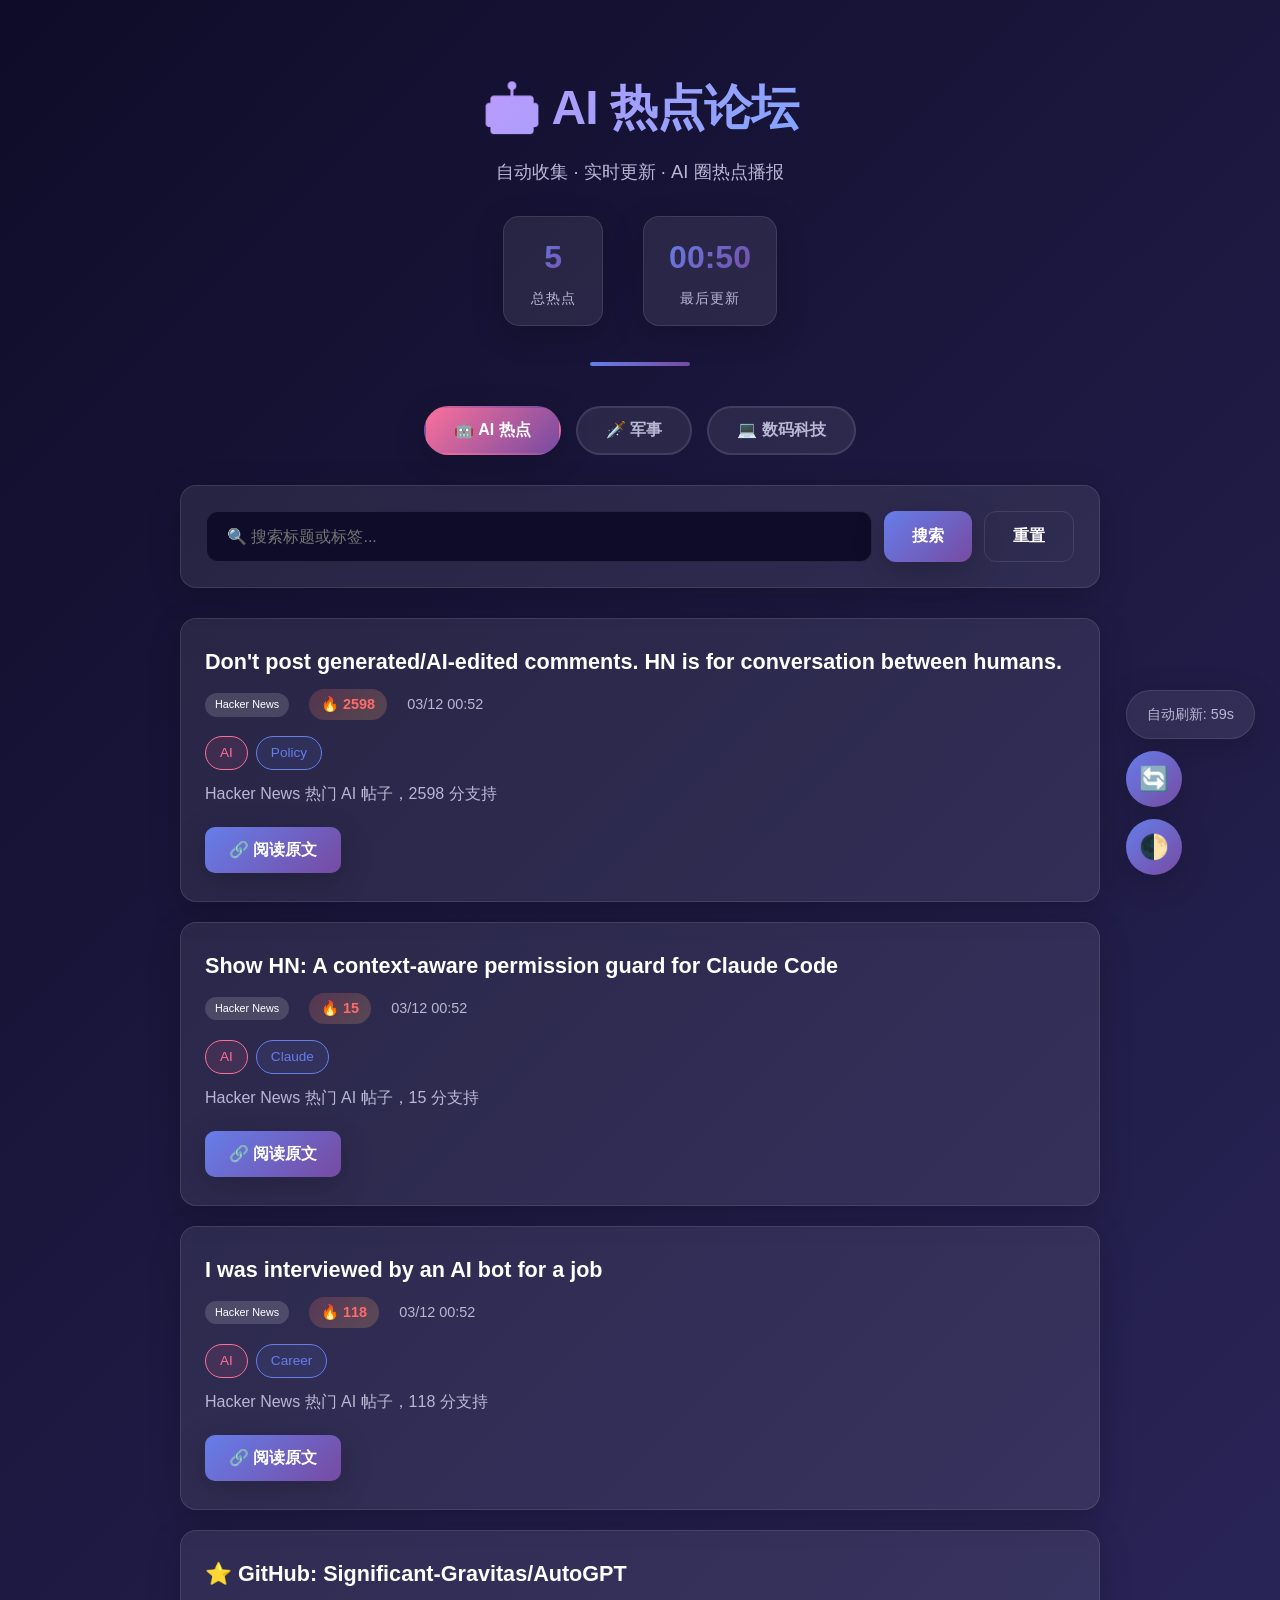
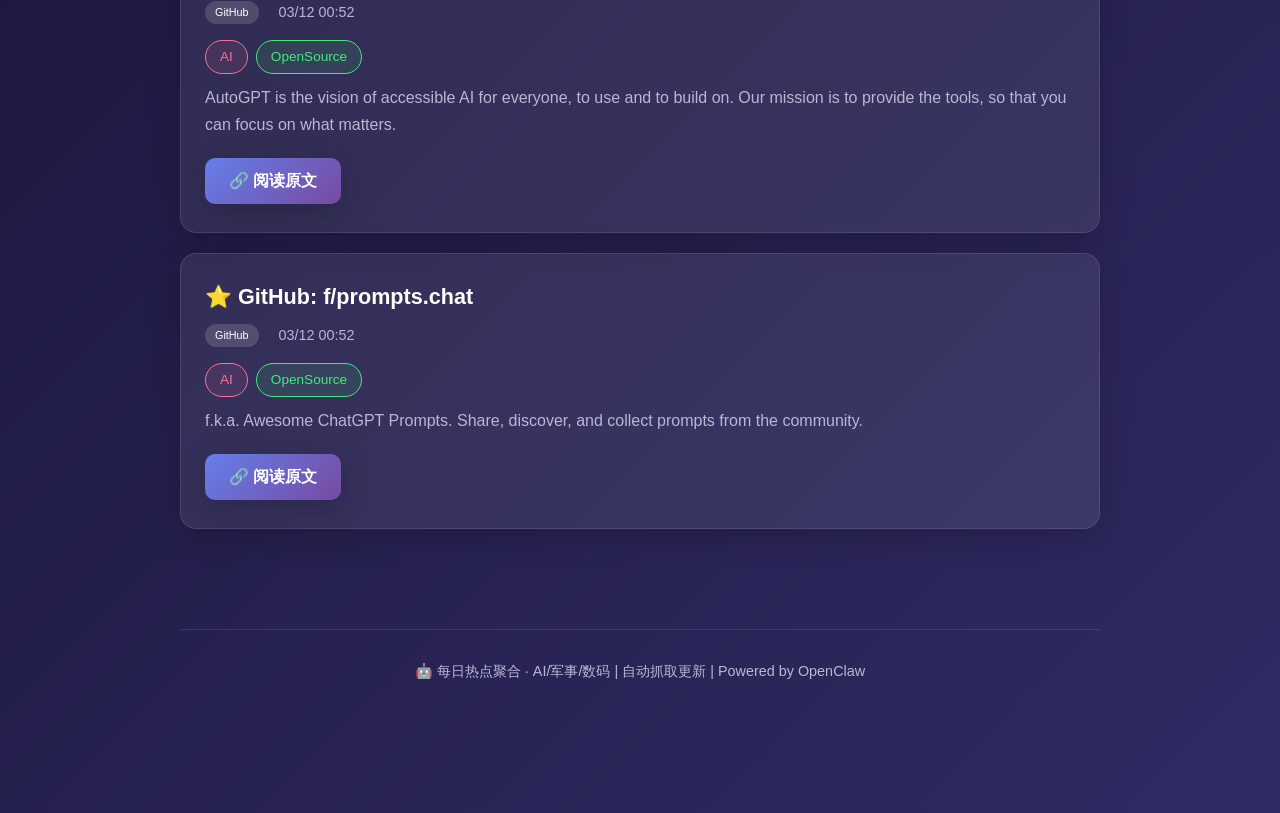
<file: index.html>
<!DOCTYPE html>
<html lang="zh-CN">
<head>
    <meta charset="UTF-8">
    <meta name="viewport" content="width=device-width, initial-scale=1.0">
    <title>AI 热点论坛 - 自动播报</title>
    <meta name="description" content="自动收集 AI 圈热点新闻，实时更新">
    <style>
        * { 
            margin: 0; 
            padding: 0; 
            box-sizing: border-box; 
        }
        
        :root {
            --bg-primary: #0f0c29;
            --bg-secondary: #302b63;
            --bg-card: rgba(255, 255, 255, 0.08);
            --bg-card-hover: rgba(255, 255, 255, 0.12);
            --text-primary: #ffffff;
            --text-secondary: #b8b8d4;
            --border-color: rgba(255, 255, 255, 0.1);
            --accent-1: #667eea;
            --accent-2: #764ba2;
            --accent-3: #f093fb;
            --accent-4: #4facfe;
            --success: #43e97b;
            --warning: #fa709a;
            --shadow: 0 8px 32px rgba(0, 0, 0, 0.2);
            --shadow-hover: 0 12px 48px rgba(0, 0, 0, 0.3);
            --transition: all 0.3s cubic-bezier(0.4, 0, 0.2, 1);
        }

        body.light {
            --bg-primary: #f5f7fa;
            --bg-secondary: #c3cfe2;
            --bg-card: #ffffff;
            --bg-card-hover: #f8f9fa;
            --text-primary: #2d3748;
            --text-secondary: #718096;
            --border-color: #e2e8f0;
            --shadow: 0 4px 12px rgba(0, 0, 0, 0.08);
            --shadow-hover: 0 8px 24px rgba(0, 0, 0, 0.12);
        }

        body {
            font-family: -apple-system, BlinkMacSystemFont, "Segoe UI", Roboto, "Helvetica Neue", Arial, sans-serif;
            background: linear-gradient(135deg, var(--bg-primary) 0%, var(--bg-secondary) 100%);
            min-height: 100vh;
            color: var(--text-primary);
            padding-bottom: 100px;
            line-height: 1.6;
        }

        .container { 
            max-width: 960px; 
            margin: 0 auto; 
            padding: 30px 20px; 
        }

        header {
            text-align: center;
            padding: 40px 0;
            margin-bottom: 40px;
            position: relative;
        }

        header::after {
            content: '';
            position: absolute;
            bottom: 0;
            left: 50%;
            transform: translateX(-50%);
            width: 100px;
            height: 4px;
            background: linear-gradient(90deg, var(--accent-1), var(--accent-2));
            border-radius: 2px;
        }

        h1 {
            font-size: 3em;
            font-weight: 800;
            background: linear-gradient(135deg, var(--accent-3), var(--accent-4));
            -webkit-background-clip: text;
            -webkit-text-fill-color: transparent;
            background-clip: text;
            margin-bottom: 10px;
            letter-spacing: -0.02em;
        }

        @media (max-width: 640px) {
            h1 { font-size: 2em; }
        }

        .subtitle { 
            color: var(--text-secondary); 
            font-size: 1.15em;
            font-weight: 400;
        }

        .stats {
            display: flex;
            justify-content: center;
            gap: 40px;
            margin-top: 30px;
            flex-wrap: wrap;
        }

        .stat { 
            text-align: center;
            padding: 15px 25px;
            background: var(--bg-card);
            border-radius: 16px;
            border: 1px solid var(--border-color);
            box-shadow: var(--shadow);
            min-width: 100px;
        }

        .stat-value { 
            font-size: 2em; 
            font-weight: 700; 
            background: linear-gradient(135deg, var(--accent-1), var(--accent-2));
            -webkit-background-clip: text;
            -webkit-text-fill-color: transparent;
            background-clip: text;
        }

        .stat-label { 
            color: var(--text-secondary); 
            font-size: 0.85em;
            text-transform: uppercase;
            letter-spacing: 1px;
            margin-top: 5px;
        }

        /* 分类切换 */
        .category-tabs {
            display: flex;
            justify-content: center;
            gap: 15px;
            margin: 30px 0;
            flex-wrap: wrap;
        }

        .category-tab {
            padding: 12px 28px;
            border-radius: 30px;
            border: 2px solid var(--border-color);
            background: var(--bg-card);
            color: var(--text-secondary);
            font-size: 1em;
            font-weight: 600;
            cursor: pointer;
            transition: var(--transition);
        }

        .category-tab:hover {
            border-color: var(--accent-1);
            color: var(--accent-1);
            transform: translateY(-2px);
        }

        .category-tab.active {
            background: linear-gradient(135deg, var(--accent-1), var(--accent-2));
            border-color: transparent;
            color: white;
            box-shadow: var(--shadow);
        }

        .category-tab.AI热点 {
            --cat-color: var(--warning);
        }
        .category-tab.军事 {
            --cat-color: #ff6b6b;
        }
        .category-tab.数码科技 {
            --cat-color: var(--success);
        }
        .category-tab.AI热点.active,
        .category-tab.军事.active,
        .category-tab.数码科技.active {
            background: linear-gradient(135deg, var(--cat-color), var(--accent-2));
        }
        
        .search-section {
            background: var(--bg-card);
            border: 1px solid var(--border-color);
            border-radius: 16px;
            padding: 25px;
            margin-bottom: 30px;
            box-shadow: var(--shadow);
        }

        .search-bar {
            display: flex;
            gap: 12px;
            flex-wrap: wrap;
        }

        .search-input {
            flex: 1;
            min-width: 240px;
            padding: 14px 20px;
            border-radius: 12px;
            border: 1px solid var(--border-color);
            background: var(--bg-primary);
            color: var(--text-primary);
            outline: none;
            font-size: 1em;
            transition: var(--transition);
        }

        .search-input:focus {
            border-color: var(--accent-1);
            box-shadow: 0 0 0 3px rgba(102, 126, 234, 0.2);
        }

        .btn {
            padding: 14px 28px;
            border-radius: 12px;
            border: none;
            font-size: 1em;
            font-weight: 600;
            cursor: pointer;
            transition: var(--transition);
            text-decoration: none;
            display: inline-flex;
            align-items: center;
            justify-content: center;
            gap: 8px;
        }

        .btn-primary {
            background: linear-gradient(135deg, var(--accent-1), var(--accent-2));
            color: white;
            box-shadow: var(--shadow);
        }

        .btn-primary:hover {
            transform: translateY(-2px);
            box-shadow: var(--shadow-hover);
        }

        .btn-secondary {
            background: transparent;
            color: var(--text-primary);
            border: 1px solid var(--border-color);
        }

        .btn-secondary:hover {
            background: var(--bg-card-hover);
            border-color: var(--accent-1);
        }

        .posts { 
            display: flex; 
            flex-direction: column; 
            gap: 20px; 
        }

        .post {
            background: var(--bg-card);
            border: 1px solid var(--border-color);
            border-radius: 16px;
            padding: 28px 24px;
            box-shadow: var(--shadow);
            transition: var(--transition);
            animation: fadeInUp 0.5s ease forwards;
            opacity: 0;
            transform: translateY(20px);
            animation-delay: calc(var(--i) * 0.1s);
        }

        .post:hover {
            background: var(--bg-card-hover);
            border-color: var(--accent-1);
            transform: translateY(-4px);
            box-shadow: var(--shadow-hover);
        }

        @keyframes fadeInUp {
            to {
                opacity: 1;
                transform: translateY(0);
            }
        }

        .post-header {
            display: flex;
            flex-direction: column;
            gap: 12px;
            margin-bottom: 16px;
        }

        .post-title {
            font-size: 1.35em;
            font-weight: 700;
            color: var(--text-primary);
            line-height: 1.4;
        }

        .post-meta {
            display: flex;
            gap: 20px;
            align-items: center;
            flex-wrap: wrap;
            color: var(--text-secondary);
            font-size: 0.9em;
        }

        .score {
            display: inline-flex;
            align-items: center;
            gap: 4px;
            background: linear-gradient(135deg, rgba(255, 107, 107, 0.2), rgba(255, 196, 107, 0.2));
            padding: 4px 12px;
            border-radius: 20px;
            color: #ff6b6b;
            font-weight: 600;
        }

        .tags { 
            display: flex; 
            gap: 8px; 
            flex-wrap: wrap;
            margin: 10px 0;
        }

        .tag {
            padding: 5px 14px;
            border-radius: 20px;
            font-size: 0.85em;
            font-weight: 500;
            border: 1px solid var(--accent-1);
            color: var(--accent-1);
            background: rgba(102, 126, 234, 0.1);
            transition: var(--transition);
            cursor: pointer;
        }

        .tag:hover {
            background: var(--accent-1);
            color: white;
        }

        .tag.AI {
            border-color: var(--warning);
            color: var(--warning);
            background: rgba(250, 112, 154, 0.1);
        }
        .tag.AI:hover {
            background: var(--warning);
            color: white;
        }

        .tag.OpenSource, .tag.Tech {
            border-color: var(--success);
            color: var(--success);
            background: rgba(67, 233, 123, 0.1);
        }
        .tag.OpenSource:hover, .tag.Tech:hover {
            background: var(--success);
            color: white;
        }

        .post-content { 
            color: var(--text-secondary); 
            line-height: 1.7;
            margin-bottom: 20px;
            font-size: 1em;
        }

        .post-link {
            display: inline-flex;
            align-items: center;
            gap: 8px;
            background: linear-gradient(135deg, var(--accent-1), var(--accent-2));
            color: white;
            padding: 10px 24px;
            border-radius: 10px;
            text-decoration: none;
            font-weight: 600;
            transition: var(--transition);
            box-shadow: var(--shadow);
        }

        .post-link:hover {
            transform: translateY(-2px);
            box-shadow: var(--shadow-hover);
        }

        .empty {
            text-align: center;
            padding: 80px 20px;
            color: var(--text-secondary);
            background: var(--bg-card);
            border-radius: 16px;
            border: 1px solid var(--border-color);
        }

        .empty h3 { 
            font-size: 1.5em;
            margin-bottom: 10px; 
            color: var(--text-primary);
        }

        .pagination {
            display: flex;
            justify-content: center;
            gap: 8px;
            margin-top: 40px;
            flex-wrap: wrap;
        }

        .page-btn {
            padding: 10px 18px;
            border-radius: 10px;
            border: 1px solid var(--border-color);
            background: var(--bg-card);
            color: var(--text-primary);
            cursor: pointer;
            transition: var(--transition);
            font-weight: 500;
        }

        .page-btn:hover {
            border-color: var(--accent-1);
            background: var(--bg-card-hover);
        }

        .page-btn.active {
            background: linear-gradient(135deg, var(--accent-1), var(--accent-2));
            color: white;
            border: none;
        }

        .bottom-float {
            position: fixed;
            bottom: 25px;
            right: 25px;
            display: flex;
            flex-direction: column;
            gap: 12px;
        }

        .float-card {
            background: var(--bg-card);
            border: 1px solid var(--border-color);
            border-radius: 30px;
            padding: 12px 20px;
            box-shadow: var(--shadow);
            color: var(--text-secondary);
            font-size: 0.9em;
        }

        .float-btn {
            width: 56px;
            height: 56px;
            border-radius: 50%;
            border: none;
            background: linear-gradient(135deg, var(--accent-1), var(--accent-2));
            color: white;
            font-size: 24px;
            cursor: pointer;
            box-shadow: var(--shadow);
            transition: var(--transition);
        }

        .float-btn:hover {
            transform: scale(1.1);
            box-shadow: var(--shadow-hover);
        }

        .source-badge {
            display: inline-flex;
            align-items: center;
            gap: 4px;
            padding: 3px 10px;
            border-radius: 12px;
            font-size: 0.75em;
            background: rgba(255, 255, 255, 0.15);
            color: var(--text-primary);
        }

        footer {
            text-align: center;
            margin-top: 60px;
            padding-top: 30px;
            border-top: 1px solid var(--border-color);
            color: var(--text-secondary);
            font-size: 0.9em;
        }
    </style>
</head>
<body>
    <div class="container">
        <header>
            <h1>🤖 AI 热点论坛</h1>
            <p class="subtitle">自动收集 · 实时更新 · AI 圈热点播报</p>
            <div class="stats">
                <div class="stat">
                    <div class="stat-value" id="totalPosts">--</div>
                    <div class="stat-label">总热点</div>
                </div>
                <div class="stat">
                    <div class="stat-value" id="lastUpdate">--</div>
                    <div class="stat-label">最后更新</div>
                </div>
            </div>
        </header>

        <!-- 分类切换 -->
        <div class="category-tabs">
            <button class="category-tab AI热点 active" data-category="AI热点" onclick="switchCategory('AI热点')">🤖 AI 热点</button>
            <button class="category-tab 军事" data-category="军事" onclick="switchCategory('军事')">🗡️ 军事</button>
            <button class="category-tab 数码科技" data-category="数码科技" onclick="switchCategory('数码科技')">💻 数码科技</button>
        </div>

        <div class="search-section">
            <div class="search-bar">
                <input type="text" class="search-input" id="searchInput" placeholder="🔍 搜索标题或标签..." onkeypress="if(event.key === 'Enter') filterPosts()">
                <button class="btn btn-primary" onclick="filterPosts()">搜索</button>
                <button class="btn btn-secondary" onclick="clearFilter()">重置</button>
            </div>
        </div>
        
        <main class="posts" id="postsContainer">
            <div class="empty">
                <h3>🌱 加载中...</h3>
                <p>正在获取最新 AI 热点...</p>
            </div>
        </main>

        <div class="pagination" id="pagination"></div>

        <footer>
            <p>🤖 每日热点聚合 · AI/军事/数码 | 自动抓取更新 | Powered by OpenClaw</p>
        </footer>
    </div>

    <div class="bottom-float">
        <div class="float-card">自动刷新: <span id="countdown">60</span>s</div>
        <button class="float-btn" onclick="loadPosts()" title="刷新">🔄</button>
        <button class="float-btn" onclick="toggleTheme()" title="切换主题">🌓</button>
    </div>

<script>
let allPosts = [];
let filteredPosts = [];
let currentCategory = 'AI热点';
let currentPage = 1;
const postsPerPage = 10;
let countdown = 60;
let countdownInterval;

// 分类切换
function switchCategory(category) {
    currentCategory = category;
    currentPage = 1;
    
    // 更新active样式
    document.querySelectorAll('.category-tab').forEach(tab => {
        tab.classList.remove('active');
    });
    document.querySelector(`[data-category="${category}"]`).classList.add('active');
    
    // 重新过滤
    filterPosts();
}

// 主题切换
const themeKey = "ai-forum-theme";
function toggleTheme() {
    if (document.body.classList.contains("light")) {
        document.body.classList.remove("light");
        localStorage.setItem(themeKey, "dark");
    } else {
        document.body.classList.add("light");
        localStorage.setItem(themeKey, "light");
    }
}

// 初始化主题
if (localStorage.getItem(themeKey) === "light") {
    document.body.classList.add("light");
}

function formatTime(timestamp) {
    const date = new Date(timestamp);
    return date.toLocaleString("zh-CN", {
        month: "2-digit",
        day: "2-digit",
        hour: "2-digit",
        minute: "2-digit"
    });
}

function escapeHtml(text) {
    if (!text) return "";
    return text
        .replace(/&/g, "&amp;")
        .replace(/</g, "&lt;")
        .replace(/>/g, "&gt;")
        .replace(/"/g, "&quot;")
        .replace(/'/g, "&#039;");
}

function updateStats(total, lastUpdateTime) {
    document.getElementById("totalPosts").textContent = total;
    document.getElementById("lastUpdate").textContent = new Date(lastUpdateTime).toLocaleTimeString("zh-CN", {
        hour: "2-digit",
        minute: "2-digit"
    });
}

function loadPosts() {
    fetch("data.json?t=" + Date.now())
        .then(response => response.json())
        .then(data => {
            allPosts = data.posts || [];
            updateStats(allPosts.length, data.lastUpdated || new Date());
            filterPosts();
            resetCountdown();
        })
        .catch(error => {
            console.error("Error loading posts:", error);
            document.getElementById("postsContainer").innerHTML = `
                <div class="empty">
                    <h3>❌ 加载失败</h3>
                    <p>请稍后刷新重试</p>
                </div>
            `;
        });
}

function renderPosts() {
    const container = document.getElementById("postsContainer");
    const pagination = document.getElementById("pagination");
    container.innerHTML = "";

    if (filteredPosts.length === 0) {
        container.innerHTML = `
            <div class="empty">
                <h3>🔍 没有找到匹配的内容</h3>
                <p>尝试换个关键词搜索吧</p>
            </div>
        `;
        pagination.innerHTML = "";
        return;
    }

    const start = (currentPage - 1) * postsPerPage;
    const end = start + postsPerPage;
    const pagePosts = filteredPosts.slice(start, end);

    pagePosts.forEach((post, index) => {
        const div = document.createElement("article");
        div.className = "post";
        div.style.setProperty("--i", index);

        let html = `
            <div class="post-header">
                <h2 class="post-title">${escapeHtml(post.title)}</h2>
                <div class="post-meta">
                    <span class="source-badge">${escapeHtml(post.source || "Unknown")}</span>
                    ${post.score ? `<span class="score">🔥 ${post.score}</span>` : ""}
                    <span>${formatTime(post.timestamp)}</span>
                </div>
            </div>
        `;

        if (post.tags && post.tags.length > 0) {
            html += '<div class="tags">';
            post.tags.forEach(tag => {
                html += `<span class="tag ${tag}">${tag}</span>`;
            });
            html += "</div>";
        }

        if (post.content) {
            html += `<p class="post-content">${escapeHtml(post.content)}</p>`;
        }

        if (post.url) {
            html += `<a href="${post.url}" target="_blank" rel="noopener noreferrer" class="post-link">🔗 阅读原文</a>`;
        }

        div.innerHTML = html;
        container.appendChild(div);
    });

    renderPagination();
}

function renderPagination() {
    const pagination = document.getElementById("pagination");
    const totalPages = Math.ceil(filteredPosts.length / postsPerPage);
    if (totalPages <= 1) {
        pagination.innerHTML = "";
        return;
    }

    let html = "";
    for (let i = 1; i <= totalPages; i++) {
        html += `<button class="page-btn ${i === currentPage ? "active" : ""}" onclick="goToPage(${i})">${i}</button>`;
    }
    pagination.innerHTML = html;
}

function goToPage(page) {
    currentPage = page;
    renderPosts();
    window.scrollTo({ top: 0, behavior: "smooth" });
}

function filterPosts() {
    const searchText = document.getElementById("searchInput").value.toLowerCase().trim();
    currentPage = 1;
    
    // 先按分类筛选
    let postsByCategory = allPosts.filter(post => post.category === currentCategory);
    
    if (!searchText) {
        filteredPosts = [...postsByCategory];
    } else {
        filteredPosts = postsByCategory.filter(post => {
            const titleMatch = post.title && post.title.toLowerCase().includes(searchText);
            const contentMatch = post.content && post.content.toLowerCase().includes(searchText);
            const tagMatch = post.tags && post.tags.some(tag => tag.toLowerCase().includes(searchText));
            return titleMatch || contentMatch || tagMatch;
        });
    }
    
    // 更新统计
    updateStats(filteredPosts.length, new Date());
    renderPosts();
}

function clearFilter() {
    document.getElementById("searchInput").value = "";
    filterPosts();
}

function resetCountdown() {
    countdown = 60;
    document.getElementById("countdown").textContent = countdown;
    if (countdownInterval) {
        clearInterval(countdownInterval);
    }
    countdownInterval = setInterval(() => {
        countdown--;
        document.getElementById("countdown").textContent = countdown;
        if (countdown <= 0) {
            loadPosts();
        }
    }, 1000);
}

// 初始加载
loadPosts();
resetCountdown();
</script>
</body>
</html>
</file>
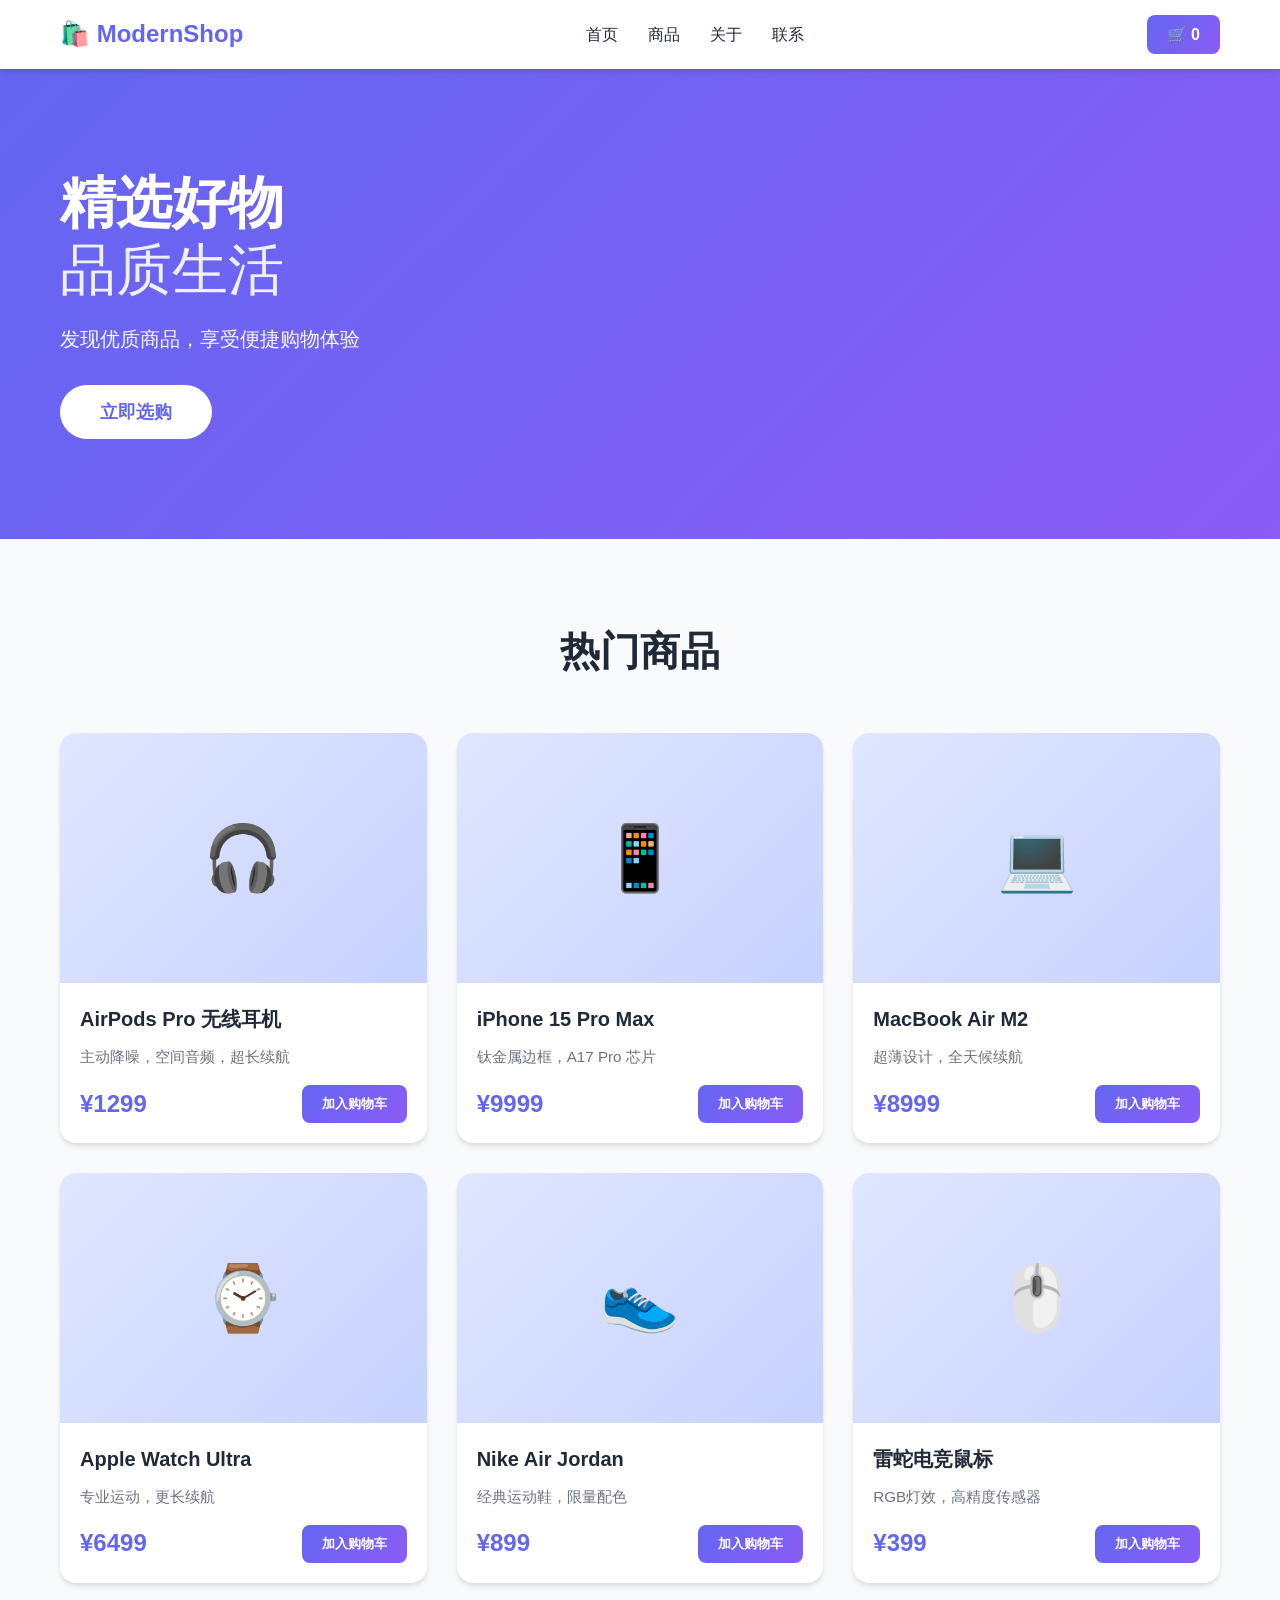
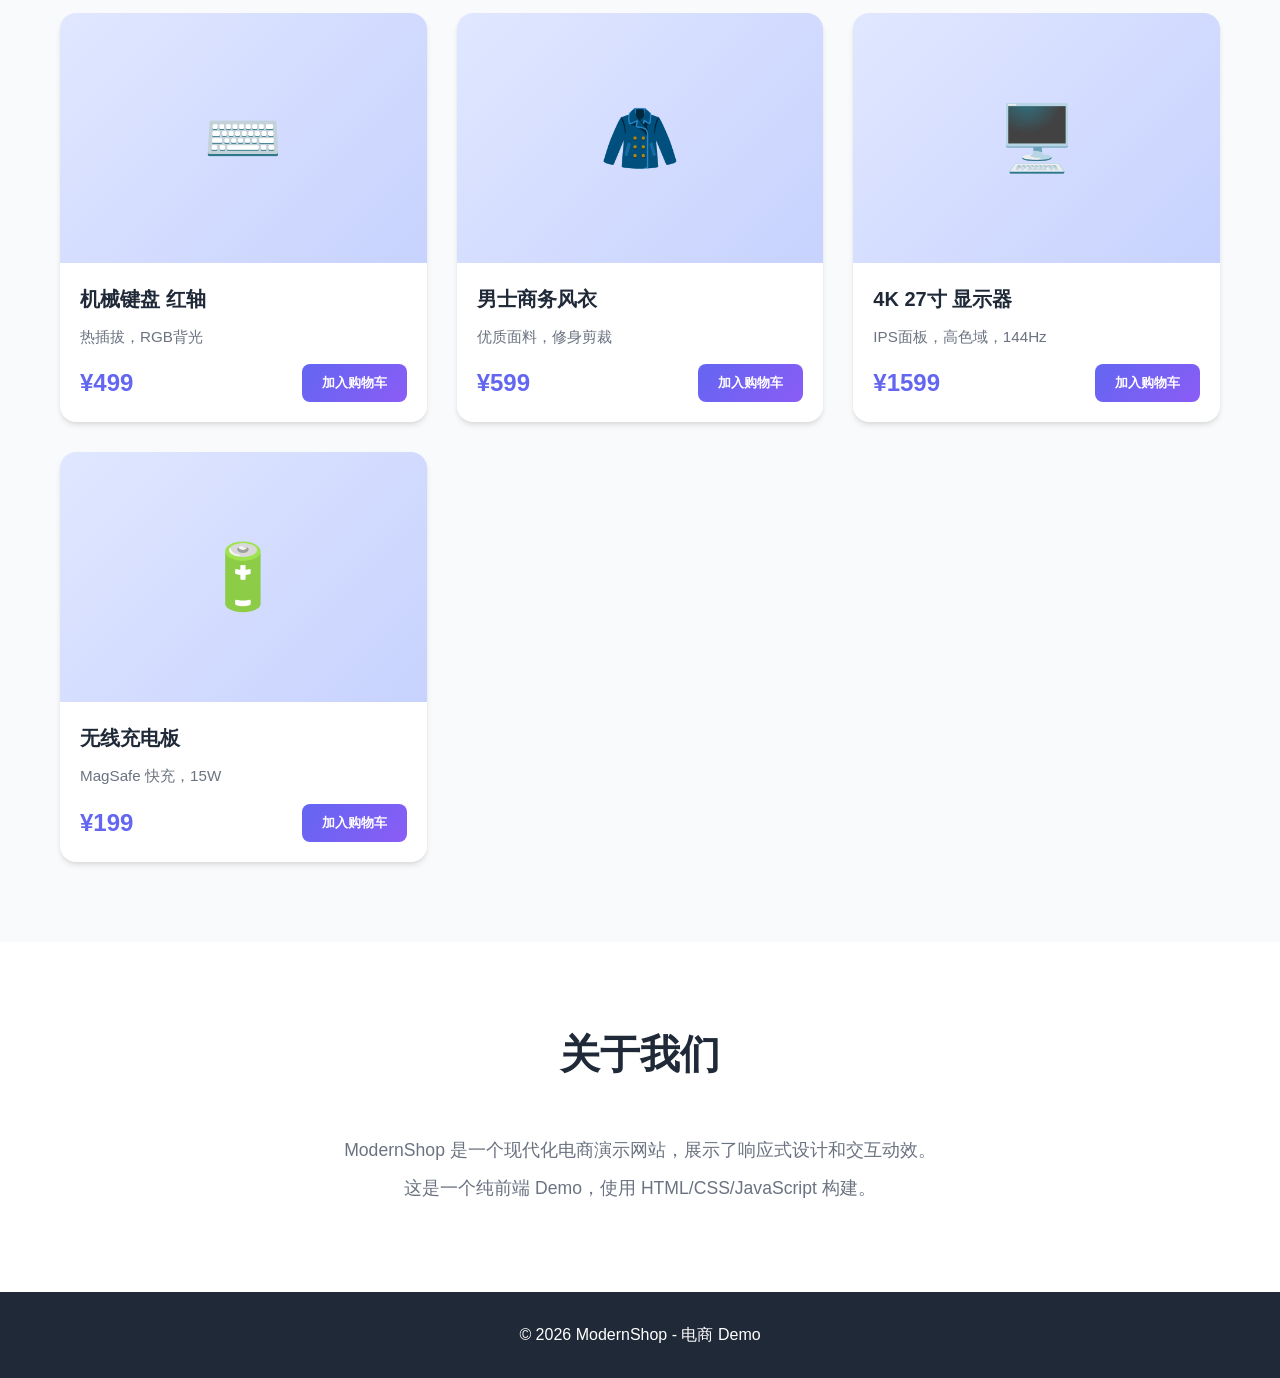
<file: ecommerce-demo/index.html>
<!DOCTYPE html>
<html lang="zh-CN">
<head>
    <meta charset="UTF-8">
    <meta name="viewport" content="width=device-width, initial-scale=1.0">
    <title>ModernShop - 电商演示</title>
    <link rel="stylesheet" href="style.css">
</head>
<body>
    <!-- 导航栏 -->
    <nav class="navbar">
        <div class="container">
            <div class="logo">
                <h2>🛍️ ModernShop</h2>
            </div>
            <ul class="nav-links">
                <li><a href="#home">首页</a></li>
                <li><a href="#products">商品</a></li>
                <li><a href="#about">关于</a></li>
                <li><a href="#contact">联系</a></li>
            </ul>
            <div class="cart-icon">
                <button id="cartBtn">🛒 <span id="cartCount">0</span></button>
            </div>
        </div>
    </nav>

    <!-- Hero 区域 -->
    <section class="hero" id="home">
        <div class="container">
            <div class="hero-content">
                <h1>精选好物<br><span>品质生活</span></h1>
                <p>发现优质商品，享受便捷购物体验</p>
                <button class="cta-btn" onclick="scrollToProducts()">立即选购</button>
            </div>
        </div>
    </section>

    <!-- 商品列表 -->
    <section class="products-section" id="products">
        <div class="container">
            <h2 class="section-title">热门商品</h2>
            <div class="products-grid" id="productsGrid">
                <!-- 商品通过JS加载 -->
            </div>
        </div>
    </section>

    <!-- 购物车弹窗 -->
    <div id="cartModal" class="modal">
        <div class="modal-content">
            <div class="modal-header">
                <h3>购物车</h3>
                <span class="close" id="closeModal">&times;</span>
            </div>
            <div id="cartItems" class="cart-items">
                <!-- 购物车商品 -->
            </div>
            <div class="cart-footer">
                <div class="total">
                    <strong>总计：</strong>
                    <span id="cartTotal">¥0.00</span>
                </div>
                <button class="checkout-btn" onclick="checkout()">结算</button>
            </div>
        </div>
    </div>

    <!-- 关于 -->
    <section class="about" id="about">
        <div class="container">
            <h2 class="section-title">关于我们</h2>
            <p>ModernShop 是一个现代化电商演示网站，展示了响应式设计和交互动效。</p>
            <p>这是一个纯前端 Demo，使用 HTML/CSS/JavaScript 构建。</p>
        </div>
    </section>

    <footer>
        <div class="container">
            <p>&copy; 2026 ModernShop - 电商 Demo</p>
        </div>
    </footer>

    <script src="script.js"></script>
</body>
</html>
</file>
<file: ecommerce-demo/style.css>
* {
    margin: 0;
    padding: 0;
    box-sizing: border-box;
}

:root {
    --primary-color: #6366f1;
    --secondary-color: #8b5cf6;
    --accent-color: #ec4899;
    --text-dark: #1f2937;
    --text-light: #6b7280;
    --bg-light: #f9fafb;
    --white: #ffffff;
    --shadow: 0 4px 6px -1px rgba(0, 0, 0, 0.1), 0 2px 4px -1px rgba(0, 0, 0, 0.06);
    --shadow-lg: 0 10px 15px -3px rgba(0, 0, 0, 0.1), 0 4px 6px -2px rgba(0, 0, 0, 0.05);
    --transition: all 0.3s ease;
}

body {
    font-family: -apple-system, BlinkMacSystemFont, 'Segoe UI', Roboto, Oxygen, Ubuntu, Cantarell, sans-serif;
    color: var(--text-dark);
    line-height: 1.6;
}

.container {
    max-width: 1200px;
    margin: 0 auto;
    padding: 0 20px;
}

/* 导航栏 */
.navbar {
    background: var(--white);
    box-shadow: var(--shadow);
    position: sticky;
    top: 0;
    z-index: 100;
}

.navbar .container {
    display: flex;
    justify-content: space-between;
    align-items: center;
    padding: 15px 20px;
}

.logo h2 {
    color: var(--primary-color);
    font-size: 1.5rem;
}

.nav-links {
    display: flex;
    list-style: none;
    gap: 30px;
}

.nav-links a {
    text-decoration: none;
    color: var(--text-dark);
    font-weight: 500;
    transition: var(--transition);
}

.nav-links a:hover {
    color: var(--primary-color);
}

.cart-icon button {
    background: linear-gradient(135deg, var(--primary-color), var(--secondary-color));
    color: white;
    border: none;
    padding: 10px 20px;
    border-radius: 8px;
    cursor: pointer;
    font-size: 1rem;
    font-weight: 600;
    transition: var(--transition);
}

.cart-icon button:hover {
    transform: translateY(-2px);
    box-shadow: var(--shadow-lg);
}

/* Hero */
.hero {
    background: linear-gradient(135deg, var(--primary-color), var(--secondary-color));
    color: white;
    padding: 100px 0;
}

.hero-content h1 {
    font-size: 3.5rem;
    margin-bottom: 20px;
    line-height: 1.2;
}

.hero-content h1 span {
    opacity: 0.9;
    font-weight: 300;
}

.hero-content p {
    font-size: 1.25rem;
    margin-bottom: 30px;
    opacity: 0.95;
}

.cta-btn {
    background: white;
    color: var(--primary-color);
    border: none;
    padding: 15px 40px;
    font-size: 1.1rem;
    font-weight: 600;
    border-radius: 50px;
    cursor: pointer;
    transition: var(--transition);
}

.cta-btn:hover {
    transform: translateY(-3px);
    box-shadow: var(--shadow-lg);
}

@media (max-width: 768px) {
    .hero-content h1 {
        font-size: 2.5rem;
    }
    .nav-links {
        display: none;
    }
}

/* 商品区域 */
.products-section {
    padding: 80px 0;
    background: var(--bg-light);
}

.section-title {
    text-align: center;
    font-size: 2.5rem;
    margin-bottom: 50px;
    color: var(--text-dark);
}

.products-grid {
    display: grid;
    grid-template-columns: repeat(auto-fill, minmax(280px, 1fr));
    gap: 30px;
}

.product-card {
    background: var(--white);
    border-radius: 16px;
    overflow: hidden;
    box-shadow: var(--shadow);
    transition: var(--transition);
}

.product-card:hover {
    transform: translateY(-8px);
    box-shadow: var(--shadow-lg);
}

.product-image {
    width: 100%;
    height: 250px;
    background: linear-gradient(135deg, #e0e7ff, #c7d2fe);
    display: flex;
    align-items: center;
    justify-content: center;
    font-size: 4rem;
}

.product-info {
    padding: 20px;
}

.product-title {
    font-size: 1.25rem;
    font-weight: 600;
    margin-bottom: 10px;
    color: var(--text-dark);
}

.product-description {
    color: var(--text-light);
    margin-bottom: 15px;
    font-size: 0.95rem;
}

.product-footer {
    display: flex;
    justify-content: space-between;
    align-items: center;
}

.product-price {
    font-size: 1.5rem;
    font-weight: 700;
    color: var(--primary-color);
}

.add-to-cart {
    background: linear-gradient(135deg, var(--primary-color), var(--secondary-color));
    color: white;
    border: none;
    padding: 10px 20px;
    border-radius: 8px;
    cursor: pointer;
    font-weight: 600;
    transition: var(--transition);
}

.add-to-cart:hover {
    transform: scale(1.05);
}

/* 弹窗 */
.modal {
    display: none;
    position: fixed;
    z-index: 200;
    left: 0;
    top: 0;
    width: 100%;
    height: 100%;
    background: rgba(0, 0, 0, 0.5);
    align-items: center;
    justify-content: center;
}

.modal.active {
    display: flex;
}

.modal-content {
    background: white;
    border-radius: 16px;
    width: 90%;
    max-width: 500px;
    max-height: 80vh;
    overflow-y: auto;
}

.modal-header {
    display: flex;
    justify-content: space-between;
    align-items: center;
    padding: 20px;
    border-bottom: 1px solid #e5e7eb;
}

.modal-header h3 {
    font-size: 1.5rem;
}

.close {
    font-size: 2rem;
    cursor: pointer;
    color: var(--text-light);
    line-height: 1;
}

.close:hover {
    color: var(--text-dark);
}

.cart-items {
    padding: 20px;
    max-height: 50vh;
    overflow-y: auto;
}

.cart-item {
    display: flex;
    justify-content: space-between;
    align-items: center;
    padding: 15px 0;
    border-bottom: 1px solid #e5e7eb;
}

.cart-item-info h4 {
    margin-bottom: 5px;
}

.cart-item-price {
    color: var(--primary-color);
    font-weight: 600;
}

.remove-item {
    background: var(--accent-color);
    color: white;
    border: none;
    padding: 6px 12px;
    border-radius: 6px;
    cursor: pointer;
}

.cart-footer {
    padding: 20px;
    border-top: 1px solid #e5e7eb;
}

.cart-footer .total {
    display: flex;
    justify-content: space-between;
    margin-bottom: 20px;
    font-size: 1.25rem;
}

.checkout-btn {
    width: 100%;
    background: linear-gradient(135deg, var(--primary-color), var(--secondary-color));
    color: white;
    border: none;
    padding: 15px;
    border-radius: 8px;
    font-size: 1.1rem;
    font-weight: 600;
    cursor: pointer;
}

/* About */
.about {
    padding: 80px 0;
    text-align: center;
}

.about p {
    max-width: 700px;
    margin: 10px auto;
    color: var(--text-light);
    font-size: 1.1rem;
}

/* Footer */
footer {
    background: var(--text-dark);
    color: white;
    text-align: center;
    padding: 30px 0;
}

/* Empty cart */
.empty-cart {
    text-align: center;
    color: var(--text-light);
    padding: 40px 0;
}
</file>
